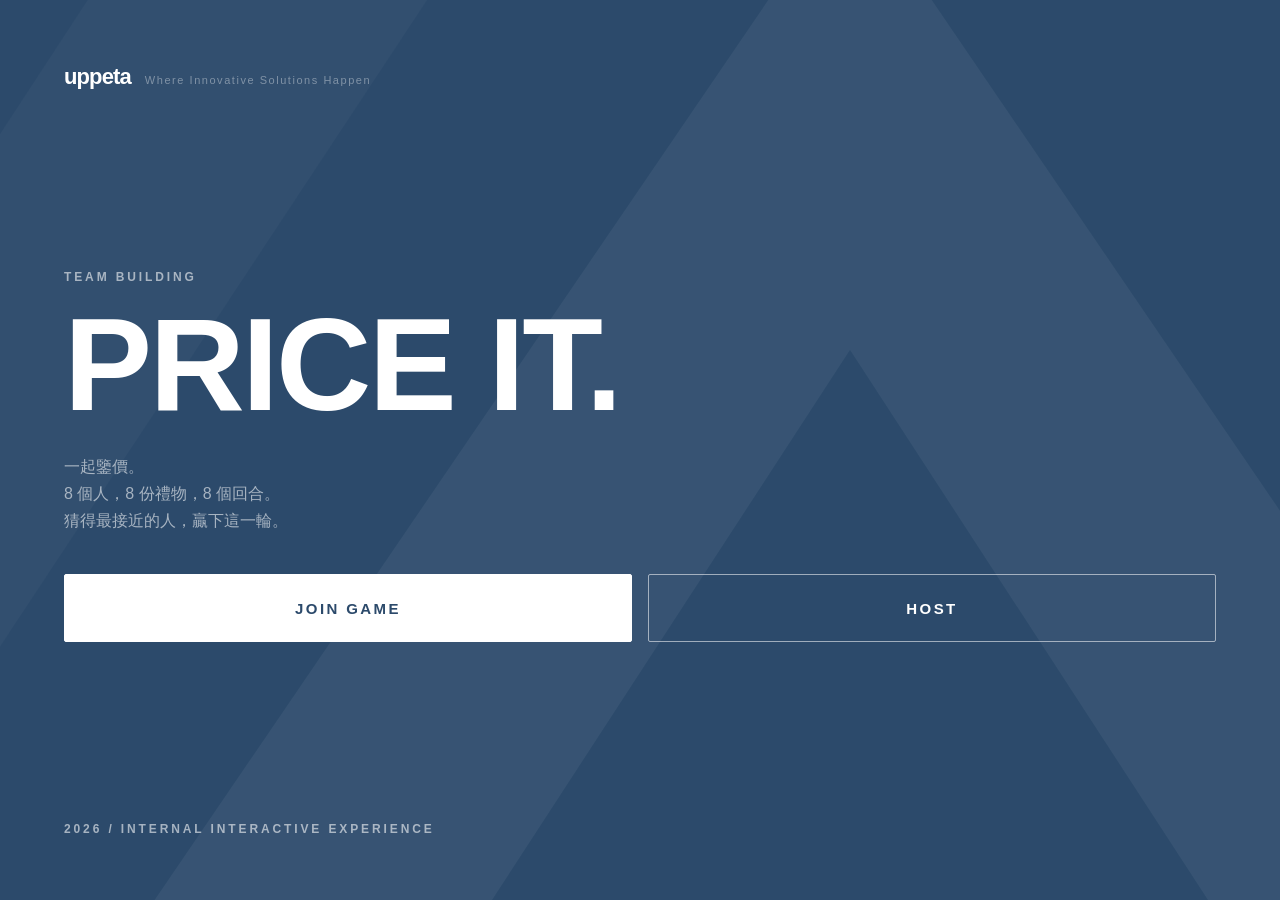
<file: index.html>
<!doctype html>
<html lang="zh-Hant">
<head>
<meta charset="utf-8">
<meta name="viewport" content="width=device-width,initial-scale=1,viewport-fit=cover">
<title>PRICE IT. — uppeta Team Building</title>
<link rel="stylesheet" href="css/style.css?v=6">
</head>
<body>
<div class="landing">

  <div class="brand">
    <span class="mark">uppeta</span>
    <span class="tag">Where Innovative Solutions Happen</span>
  </div>

  <div>
    <div class="eyebrow">Team Building</div>
    <h1 class="display" style="margin-top:18px">PRICE IT.</h1>
    <p class="lede" style="margin-top:26px;max-width:38ch;font-size:16px">
      一起鑒價。<br>
      8 個人，8 份禮物，8 個回合。<br>
      猜得最接近的人，贏下這一輪。
    </p>

    <div class="choice">
      <a class="btn solid" href="play.html">Join Game</a>
      <a class="btn" href="host.html">Host</a>
    </div>
  </div>

  <div class="eyebrow" id="foot">2026 / internal interactive experience</div>

</div>
</body>
</html>
</file>
<file: css/style.css>
/* ===========================================================
   PRICE IT.  —  uppeta Team Building
   Visual language: deep navy, oversized white type, big low-contrast "A"
   =========================================================== */

:root{
  --navy:#2C4A6B;
  --navy-deep:#20374F;
  --navy-line:rgba(255,255,255,.16);
  --white:#FFFFFF;
  --muted:rgba(255,255,255,.58);
  --muted-2:rgba(255,255,255,.38);
  --radius:2px;
  --font:"Helvetica Neue",Helvetica,Arial,"PingFang TC","Noto Sans TC","Microsoft JhengHei",sans-serif;
}

*{box-sizing:border-box;-webkit-tap-highlight-color:transparent}
html,body{margin:0;padding:0}
body{
  font-family:var(--font);
  color:var(--white);
  background-color:var(--navy);
  background-image:url("data:image/svg+xml,<svg xmlns='http://www.w3.org/2000/svg' viewBox='0 0 1600 900' preserveAspectRatio='xMidYMid slice'><path d='M300 -80 L640 -80 L-60 980 L-60 470 Z' fill='white' opacity='0.028'/><path d='M1010 -120 L1760 980 L1420 980 L1010 350 L600 980 L260 980 Z' fill='white' opacity='0.05'/></svg>");
  background-size:cover;
  background-position:center;
  background-attachment:fixed;
  -webkit-font-smoothing:antialiased;
}

/* ---------- type ---------- */
.eyebrow{
  font-size:12px;letter-spacing:.24em;text-transform:uppercase;
  color:var(--muted);font-weight:600;
}
.display{font-weight:700;letter-spacing:-.02em;line-height:.95;margin:0}
.lede{color:var(--muted);line-height:1.7;margin:0}
.num{font-variant-numeric:tabular-nums;letter-spacing:-.03em}

.brand{display:flex;align-items:baseline;gap:14px}
.brand .mark{font-size:22px;font-weight:700;letter-spacing:-.04em}
.brand .tag{font-size:11px;letter-spacing:.14em;color:var(--muted-2)}

/* ---------- buttons ---------- */
.btn{
  display:inline-flex;align-items:center;justify-content:center;gap:10px;
  font-family:var(--font);font-size:15px;font-weight:700;
  letter-spacing:.16em;text-transform:uppercase;
  padding:0 28px;min-height:56px;
  color:var(--white);background:transparent;
  border:1px solid rgba(255,255,255,.55);border-radius:var(--radius);
  cursor:pointer;text-decoration:none;transition:background .15s,color .15s,border-color .15s;
}
.btn:hover{border-color:#fff;background:rgba(255,255,255,.08)}
.btn:active{transform:translateY(1px)}
.btn.solid{background:var(--white);color:var(--navy);border-color:var(--white)}
.btn.solid:hover{background:rgba(255,255,255,.88)}
.btn.ghost{border-color:rgba(255,255,255,.25);color:var(--muted);font-size:12px;min-height:44px;padding:0 18px}
.btn.ghost:hover{color:#fff;border-color:rgba(255,255,255,.5)}
.btn[disabled]{opacity:.3;pointer-events:none}
.btn.block{width:100%}

/* ---------- landing ---------- */
.landing{min-height:100dvh;display:flex;flex-direction:column;justify-content:space-between;padding:clamp(28px,5vw,72px)}
.landing .display{font-size:clamp(52px,11vw,132px)}
.landing .choice{display:flex;flex-wrap:wrap;gap:16px;margin-top:40px}
.landing .choice .btn{min-width:220px;flex:1 1 220px;min-height:68px}

/* =========================================================
   HOST  (16:9, never scrolls)
   ========================================================= */
body.host{height:100dvh;overflow:hidden;display:flex;flex-direction:column}
body.host .banner{flex:0 0 auto}
.stage{flex:1 1 auto;min-height:0;overflow:hidden;display:flex;flex-direction:column;padding:2.2vh 3vw}

.stage-top{display:flex;align-items:flex-start;justify-content:space-between;gap:24px;flex:0 0 auto}
.stage-top .meta{display:flex;align-items:baseline;gap:2.4vw}
.stage-top .round{font-size:clamp(13px,1.05vw,20px);letter-spacing:.24em;font-weight:600}
.stage-top .presenter{font-size:clamp(13px,1.05vw,20px);letter-spacing:.24em;color:var(--muted)}
.stage-top .presenter b{color:#fff;font-weight:700;letter-spacing:.1em}

.stage-body{flex:1 1 auto;display:flex;flex-direction:column;justify-content:center;min-height:0;overflow:hidden;padding:1.4vh 0}
.stage-bottom{flex:0 0 auto;display:flex;align-items:center;justify-content:space-between;gap:20px;
  border-top:1px solid var(--navy-line);padding-top:1.8vh}
.ctrl-group{display:flex;gap:12px;align-items:center;flex-wrap:wrap}

.dot{width:8px;height:8px;border-radius:50%;background:#7FBF7F;display:inline-block;margin-right:8px;vertical-align:middle}
.dot.off{background:#D98A5A}

/* --- lobby --- */
.lobby{display:block;width:100%}
.lobby h1{font-size:clamp(40px,5.6vw,92px)}
.lobby .sub{margin-top:2.2vh;font-size:clamp(14px,1.15vw,20px)}
.lobby .url{margin-top:1.4vh;font-size:clamp(13px,1vw,18px);color:#fff;word-break:break-all;letter-spacing:.02em}
.joinurl-big{margin-top:2.2vh;font-size:clamp(20px,2.5vw,46px);font-weight:700;letter-spacing:-.01em;word-break:break-all}

.roster{display:flex;flex-wrap:wrap;gap:.9vw;margin-top:3.4vh}
.chip{
  border:1px solid var(--navy-line);border-radius:var(--radius);
  padding:.9vh 1.1vw;font-size:clamp(12px,1vw,17px);letter-spacing:.06em;color:var(--muted-2);
  display:flex;align-items:center;gap:.6vw;
}
.chip.in{color:#fff;border-color:rgba(255,255,255,.55)}
.chip .tick{font-size:.85em}
.chip.me{border-color:#fff}
.roster-note{flex-basis:100%;margin-top:1.4vh;color:var(--muted-2);font-size:clamp(10px,.75vw,13px)}

/* --- picking presenter --- */
.picking{width:100%}
.picking .pick-q{font-size:clamp(28px,3.6vw,64px)}
.pickgrid{display:flex;flex-wrap:wrap;gap:1vw;margin-top:3.4vh}
.pickbtn{
  flex:1 1 15%;min-width:12vw;min-height:9vh;
  display:flex;flex-direction:column;align-items:center;justify-content:center;gap:.5vh;
  background:transparent;color:#fff;font-family:var(--font);cursor:pointer;
  border:1px solid rgba(255,255,255,.4);border-radius:var(--radius);
}
.pickbtn .pn{font-size:min(30px,1.7vw,3.6vh);font-weight:700;letter-spacing:.02em}
.pickbtn .ps{font-size:min(13px,.8vw,1.8vh);letter-spacing:.16em;color:var(--muted-2)}
.pickbtn:hover{background:rgba(255,255,255,.1);border-color:#fff}
.pickbtn.suggest{border-color:#fff}
.pickbtn.used{opacity:.42}
.pickbtn.used .pn{font-weight:400}

/* --- collecting --- */
.collect{width:100%;display:grid;grid-template-columns:1.15fr 1fr;gap:5vw;align-items:center}
.collect .q{font-size:clamp(30px,4.2vw,76px)}
.collect .qsub{margin-top:2vh;font-size:clamp(14px,1.2vw,22px)}
.progress-big{display:flex;align-items:baseline;gap:1.2vw}
.progress-big .n{font-size:clamp(70px,12vw,220px);font-weight:700;line-height:.85}
.progress-big .d{font-size:clamp(26px,3.4vw,64px);color:var(--muted);font-weight:700}
.progress-cap{margin-top:1.2vh;font-size:clamp(12px,.95vw,16px);letter-spacing:.24em;color:var(--muted)}
.bar{height:3px;background:rgba(255,255,255,.16);margin-top:2.6vh}
.bar i{display:block;height:100%;background:#fff;width:0;transition:width .35s ease}

.status-list{display:flex;flex-direction:column;gap:.75vh}
.status-row{display:flex;align-items:center;justify-content:space-between;
  border-bottom:1px solid rgba(255,255,255,.1);padding-bottom:.75vh;
  font-size:min(26px,1.35vw,3.1vh);letter-spacing:.04em;color:var(--muted-2)}
.status-row.done{color:#fff}
.status-row .mk{font-size:.9em;letter-spacing:0}

/* --- reveal cards --- */
#viewReveal{flex:1 1 auto;min-height:0;display:flex;flex-direction:column;width:100%}
.cards{flex:1 1 auto;min-height:0;display:flex;flex-direction:column;gap:1.4vh;align-items:center;width:100%}
.cardrow{flex:1 1 0;min-height:0;display:flex;gap:1.2vw;justify-content:center}
.card{
  width:calc((92vw - (var(--cols, 4) - 1) * 1.2vw) / var(--cols, 4));height:100%;min-height:0;overflow:hidden;
  border:1px solid rgba(255,255,255,.3);border-radius:var(--radius);
  padding:1.8vh 1.2vw;display:flex;flex-direction:column;justify-content:space-between;
  opacity:0;transform:scale(.94);
  animation:pop .38s cubic-bezier(.2,.7,.3,1) forwards;
}
@keyframes pop{to{opacity:1;transform:scale(1)}}
.card .nm{font-size:min(20px,calc(4.6vw / var(--cols, 4)),2.6vh);letter-spacing:.2em;text-transform:uppercase;color:var(--muted)}
.card .pr{font-size:min(68px,calc(17.2vw / var(--cols, 4)),11vh);font-weight:700;line-height:1;white-space:nowrap}
.card .pr small{font-size:.42em;font-weight:600;letter-spacing:.08em;vertical-align:.55em;margin-right:.18em;color:var(--muted)}
.card .df{font-size:min(14px,.8vw,2vh);letter-spacing:.18em;color:var(--muted-2);margin-top:.6vh;min-height:1.2em}
.card.win{background:#fff;border-color:#fff;color:var(--navy)}
.card.win .nm{color:rgba(44,74,107,.65)}
.card.win .pr small{color:rgba(44,74,107,.55)}
.card.win .df{color:rgba(44,74,107,.75)}
.card.miss{opacity:.999;border-style:dashed;border-color:rgba(255,255,255,.18)}
.card.miss .pr{color:var(--muted-2)}

.reveal-head{flex:0 0 auto;text-align:center;margin-bottom:1.6vh}
.reveal-head .t{font-size:min(42px,2.2vw,4.4vh);font-weight:700;letter-spacing:.06em}

/* --- actual price bar --- */
.actual-inline{display:flex;align-items:center;gap:2.4vw;flex-wrap:wrap}
.actual-blk .k{font-size:clamp(10px,.8vw,14px);letter-spacing:.24em;color:var(--muted)}
.actual-blk .v{font-size:clamp(24px,2.6vw,50px);font-weight:700;line-height:1.1}
.actual-blk .v.sm{font-size:clamp(18px,1.7vw,32px)}
.vr{width:1px;align-self:stretch;background:var(--navy-line)}

/* --- finished --- */
.finish{text-align:center;width:100%}
.finish h1{font-size:clamp(48px,8vw,150px)}
.finish .thanks{margin-top:2.4vh;font-size:clamp(14px,1.4vw,24px);letter-spacing:.24em;color:var(--muted)}
.master{margin-top:5vh;display:inline-block;border-top:1px solid var(--navy-line);padding-top:3vh}
.master .k{font-size:clamp(11px,.9vw,15px);letter-spacing:.3em;color:var(--muted)}
.master .n{font-size:clamp(34px,4.6vw,86px);font-weight:700;margin-top:1.2vh}
.master .w{font-size:clamp(13px,1.1vw,20px);letter-spacing:.24em;color:var(--muted);margin-top:1vh}

/* --- host input --- */
.hinput{
  background:transparent;border:0;border-bottom:2px solid rgba(255,255,255,.5);
  color:#fff;font-family:var(--font);font-weight:700;
  font-size:clamp(22px,2.4vw,44px);width:clamp(180px,16vw,320px);
  padding:.4vh 0;outline:none;letter-spacing:-.02em;
}
.hinput::placeholder{color:rgba(255,255,255,.25)}
.hinput:focus{border-bottom-color:#fff}

/* --- gate --- */
.gate{flex:1 1 auto;min-height:0;display:flex;flex-direction:column;justify-content:center;align-items:center;gap:26px;padding:32px}
.gate .pin{
  background:transparent;border:0;border-bottom:2px solid rgba(255,255,255,.5);color:#fff;
  font-size:44px;font-weight:700;text-align:center;letter-spacing:.4em;width:240px;padding:8px 0;outline:none;
  font-family:var(--font);
}
.err{color:#F2B8A0;font-size:13px;letter-spacing:.14em;text-transform:uppercase;min-height:18px}

/* =========================================================
   PARTICIPANT (mobile portrait first)
   ========================================================= */
body.play{min-height:100dvh}
.phone{min-height:100dvh;display:flex;flex-direction:column;padding:26px 22px calc(26px + env(safe-area-inset-bottom))}
.phone-top{display:flex;align-items:center;justify-content:space-between;gap:12px;flex:0 0 auto}
.phone-main{flex:1 1 auto;display:flex;flex-direction:column;justify-content:center;padding:28px 0}
.phone-foot{flex:0 0 auto;display:flex;align-items:center;justify-content:space-between;gap:12px;
  border-top:1px solid var(--navy-line);padding-top:16px}
.whoami{font-size:12px;letter-spacing:.2em;text-transform:uppercase;color:var(--muted)}
.whoami b{color:#fff;letter-spacing:.1em}

.namegrid{display:grid;grid-template-columns:1fr 1fr;gap:12px;margin-top:26px}
.namebtn{
  min-height:72px;border:1px solid rgba(255,255,255,.45);border-radius:var(--radius);
  background:transparent;color:#fff;font-family:var(--font);font-size:20px;font-weight:700;letter-spacing:.04em;
  cursor:pointer;display:flex;flex-direction:column;align-items:center;justify-content:center;gap:4px;
}
.namebtn small{font-size:10px;letter-spacing:.2em;color:var(--muted-2);font-weight:600}
.namebtn:active{background:rgba(255,255,255,.1)}

.p-title{font-size:clamp(38px,12vw,60px);font-weight:700;letter-spacing:-.02em;line-height:.95}
.p-sub{margin-top:18px;font-size:16px;line-height:1.8;color:var(--muted)}

.money{display:flex;align-items:flex-end;gap:12px;margin-top:34px;border-bottom:2px solid rgba(255,255,255,.55);padding-bottom:10px}
.money .cur{font-size:22px;font-weight:700;letter-spacing:.06em;color:var(--muted);padding-bottom:6px}
.money input{
  flex:1 1 auto;min-width:0;background:transparent;border:0;outline:none;color:#fff;
  font-family:var(--font);font-size:clamp(40px,13vw,64px);font-weight:700;letter-spacing:-.03em;
  padding:0;width:100%;
}
.money input::placeholder{color:rgba(255,255,255,.22)}
.money.focus{border-bottom-color:#fff}
.hint{margin-top:12px;font-size:12px;letter-spacing:.14em;color:var(--muted-2);min-height:16px}

.locked-price{font-size:clamp(44px,15vw,76px);font-weight:700;letter-spacing:-.03em;margin-top:8px}
.locked-price small{font-size:.34em;letter-spacing:.1em;vertical-align:.7em;margin-right:.2em;color:var(--muted)}
.waitline{margin-top:30px;font-size:13px;letter-spacing:.2em;color:var(--muted);text-transform:uppercase}

.plist{margin-top:24px;display:flex;flex-direction:column;gap:0}
.prow{display:flex;align-items:baseline;justify-content:space-between;gap:16px;
  padding:13px 0;border-bottom:1px solid rgba(255,255,255,.12)}
.prow .n{font-size:15px;letter-spacing:.1em}
.prow .v{font-size:20px;font-weight:700;letter-spacing:-.02em}
.prow.win{border-bottom-color:#fff}
.prow.win .n,.prow.win .v{color:#fff}
.prow.win .n:after{content:" ★";font-size:.8em}
.prow.dim{color:var(--muted-2)}

.notice{margin-top:22px;border:1px solid var(--navy-line);padding:16px;border-radius:var(--radius);
  font-size:13px;line-height:1.7;color:var(--muted)}

.banner{background:#F0C27B;color:#20374F;text-align:center;font-size:11px;font-weight:700;
  letter-spacing:.18em;text-transform:uppercase;padding:7px 10px}

[hidden]{display:none !important}

/* small desktop / landscape phone safety for participant */
@media (min-width:760px){
  .phone{max-width:560px;margin:0 auto}
  .namegrid{grid-template-columns:1fr 1fr 1fr 1fr}
}
/* very short host screens */
@media (max-height:620px){
  .card{padding:1.2vh 1vw}
  .stage-bottom{padding-top:1.2vh}
}
</file>
